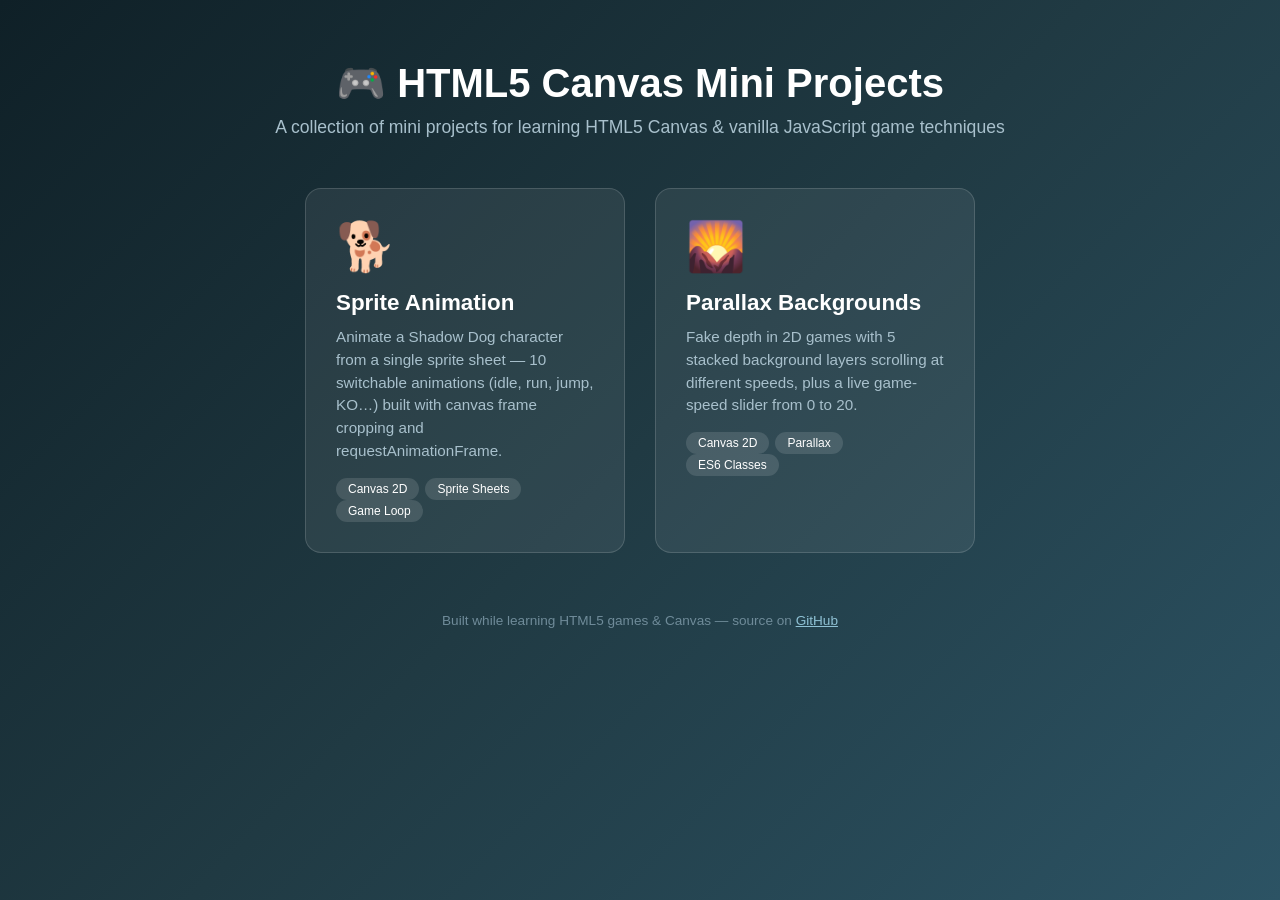
<file: index.html>
<!DOCTYPE html>
<html lang="en">
<head>
    <meta charset="UTF-8">
    <meta name="viewport" content="width=device-width, initial-scale=1.0">
    <title>HTML5 Canvas Mini Projects</title>
    <style>
        * {
            margin: 0;
            padding: 0;
            box-sizing: border-box;
        }

        body {
            min-height: 100vh;
            background: linear-gradient(135deg, #0f2027, #203a43, #2c5364);
            font-family: "Segoe UI", Tahoma, sans-serif;
            color: #fff;
            display: flex;
            flex-direction: column;
            align-items: center;
            padding: 60px 20px;
        }

        header {
            text-align: center;
            margin-bottom: 50px;
        }

        header h1 {
            font-size: 2.5rem;
            margin-bottom: 10px;
        }

        header p {
            color: #a8c0cc;
            font-size: 1.1rem;
        }

        .projects {
            display: flex;
            flex-wrap: wrap;
            gap: 30px;
            justify-content: center;
            max-width: 900px;
        }

        .card {
            background: rgba(255, 255, 255, 0.07);
            border: 1px solid rgba(255, 255, 255, 0.15);
            border-radius: 16px;
            padding: 30px;
            width: 320px;
            text-decoration: none;
            color: #fff;
            transition: transform 0.25s ease, background 0.25s ease;
        }

        .card:hover {
            transform: translateY(-6px);
            background: rgba(255, 255, 255, 0.14);
        }

        .card .icon {
            font-size: 3rem;
            margin-bottom: 15px;
        }

        .card h2 {
            font-size: 1.4rem;
            margin-bottom: 10px;
        }

        .card p {
            color: #a8c0cc;
            font-size: 0.95rem;
            line-height: 1.5;
            margin-bottom: 15px;
        }

        .card .tags span {
            display: inline-block;
            background: rgba(255, 255, 255, 0.12);
            border-radius: 20px;
            padding: 4px 12px;
            font-size: 0.75rem;
            margin-right: 6px;
        }

        footer {
            margin-top: 60px;
            color: #6f8b99;
            font-size: 0.85rem;
        }

        footer a {
            color: #8fc1d4;
        }
    </style>
</head>
<body>
    <header>
        <h1>🎮 HTML5 Canvas Mini Projects</h1>
        <p>A collection of mini projects for learning HTML5 Canvas &amp; vanilla JavaScript game techniques</p>
    </header>

    <main class="projects">
        <a class="card" href="./sprite-animation/index.html">
            <div class="icon">🐕</div>
            <h2>Sprite Animation</h2>
            <p>
                Animate a Shadow Dog character from a single sprite sheet —
                10 switchable animations (idle, run, jump, KO…) built with
                canvas frame cropping and requestAnimationFrame.
            </p>
            <div class="tags">
                <span>Canvas 2D</span><span>Sprite Sheets</span><span>Game Loop</span>
            </div>
        </a>

        <a class="card" href="./parallax/index.html">
            <div class="icon">🌄</div>
            <h2>Parallax Backgrounds</h2>
            <p>
                Fake depth in 2D games with 5 stacked background layers
                scrolling at different speeds, plus a live game-speed
                slider from 0 to 20.
            </p>
            <div class="tags">
                <span>Canvas 2D</span><span>Parallax</span><span>ES6 Classes</span>
            </div>
        </a>
    </main>

    <footer>
        Built while learning HTML5 games &amp; Canvas — source on
        <a href="https://github.com/ZaheerAhmedkhan65/sprite-animation">GitHub</a>
    </footer>
</body>
</html>
</file>
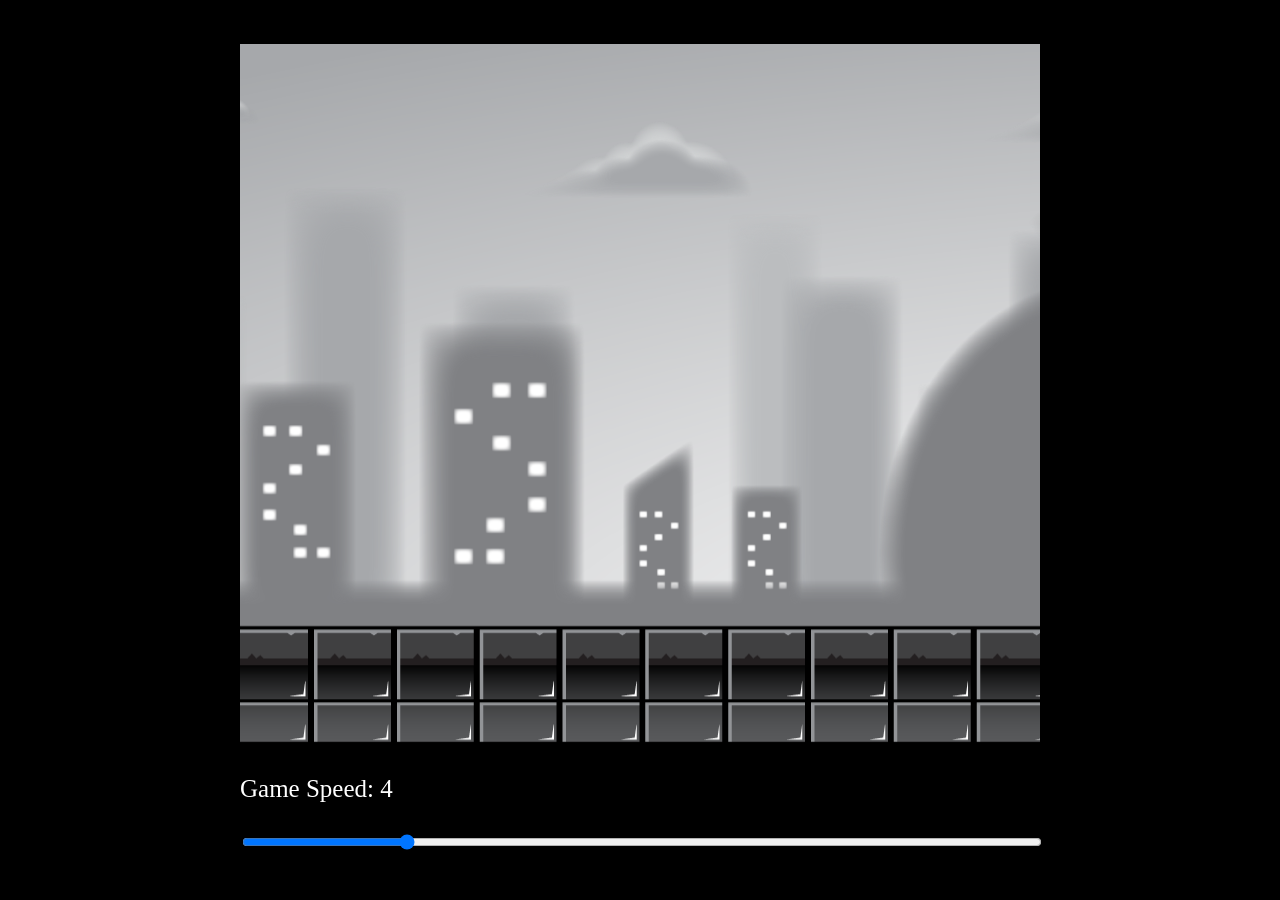
<file: parallax/index.html>
<!DOCTYPE html>
<html lang="en">
<head>
    <meta charset="UTF-8">
    <meta http-equiv="X-UA-Compatible" content="IE=edge">
    <meta name="viewport" content="width=device-width, initial-scale=1.0">
    <title>Parallax Backgrounds</title>
    <link rel="stylesheet" href="style.css">
</head>
<body>
    <div id="container">
        <canvas id="canvas1"></canvas>
        <p>Game Speed: <span id="showGameSpeed"></span></p>
        <input type="range" min="0" max="20" value="5" class="slider" id="slider">
    </div>
    
    <script src="script.js"></script>
</body>
</html>
</file>
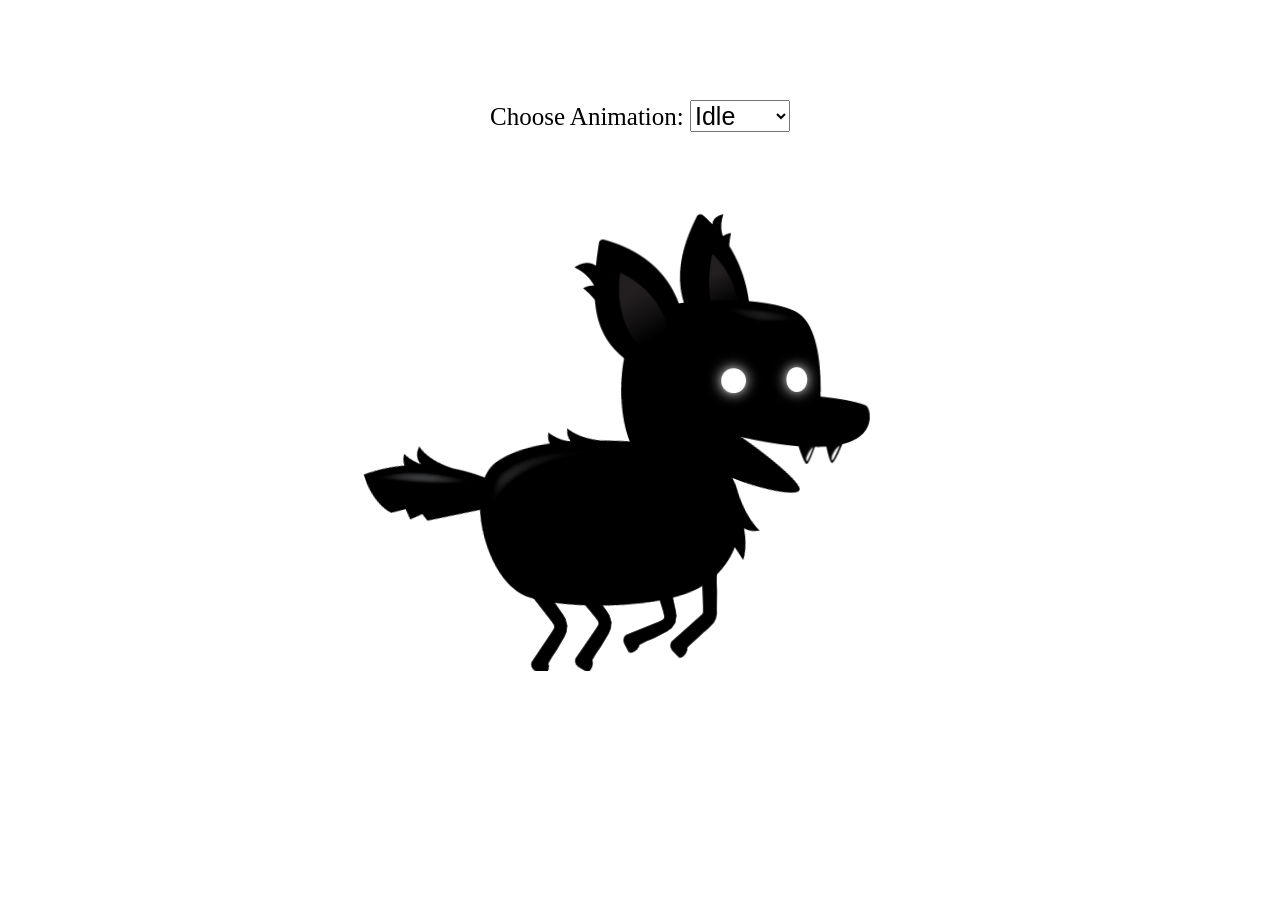
<file: sprite-animation/index.html>
<!DOCTYPE html>
<html lang="en">
<head>
    <meta charset="UTF-8">
    <meta name="viewport" content="width=device-width, initial-scale=1.0">
    <title>Sprite Animations</title>
    <link rel="stylesheet" href="./style.css">
</head>
<body>
    <canvas id="canvas1"></canvas>
    <div class="controls">
        <label for="animations">Choose Animation:</label>
        <select id="animations" name="animations">
            <option value="idle">Idle</option>
            <option value="jump">Jump</option>
            <option value="fall">Fall</option>
            <option value="run">Run</option>
            <option value="dizzy">Dizzy</option>
            <option value="sit">Sit</option>
            <option value="roll">Roll</option>
            <option value="bite">Bite</option>
            <option value="ko">KO</option>
            <option value="getHit">Get Hit</option>
        </select>
    </div>
    
    <script src="./script.js"></script>
</body>
</html>
</file>
<file: parallax/style.css>
body {
    background-color: black;
}

#container {
    width: 800px;
    position: absolute;
    top: 50%;
    left: 50%;
    transform: translate(-50%, -50%);
    font-size: 25px;
}

#canvas1 {
    width: 800px;
    height: 700px;
    position: relative;
}

#slider {
    width: 100%;
}

p {
    color: white;
}
</file>
<file: sprite-animation/style.css>
#canvas1 {
    position: absolute;
    top: 50%;
    left: 50%;
    transform: translate(-50%, -50%);
    width: 600px;
    height: 600px;
}

.controls {
    position: absolute;
    top: 100px;
    left: 50%;
    transform: translateX(-50%);
    z-index: 10;
}

.controls, select, option {
    font-size: 25px;
}
</file>
